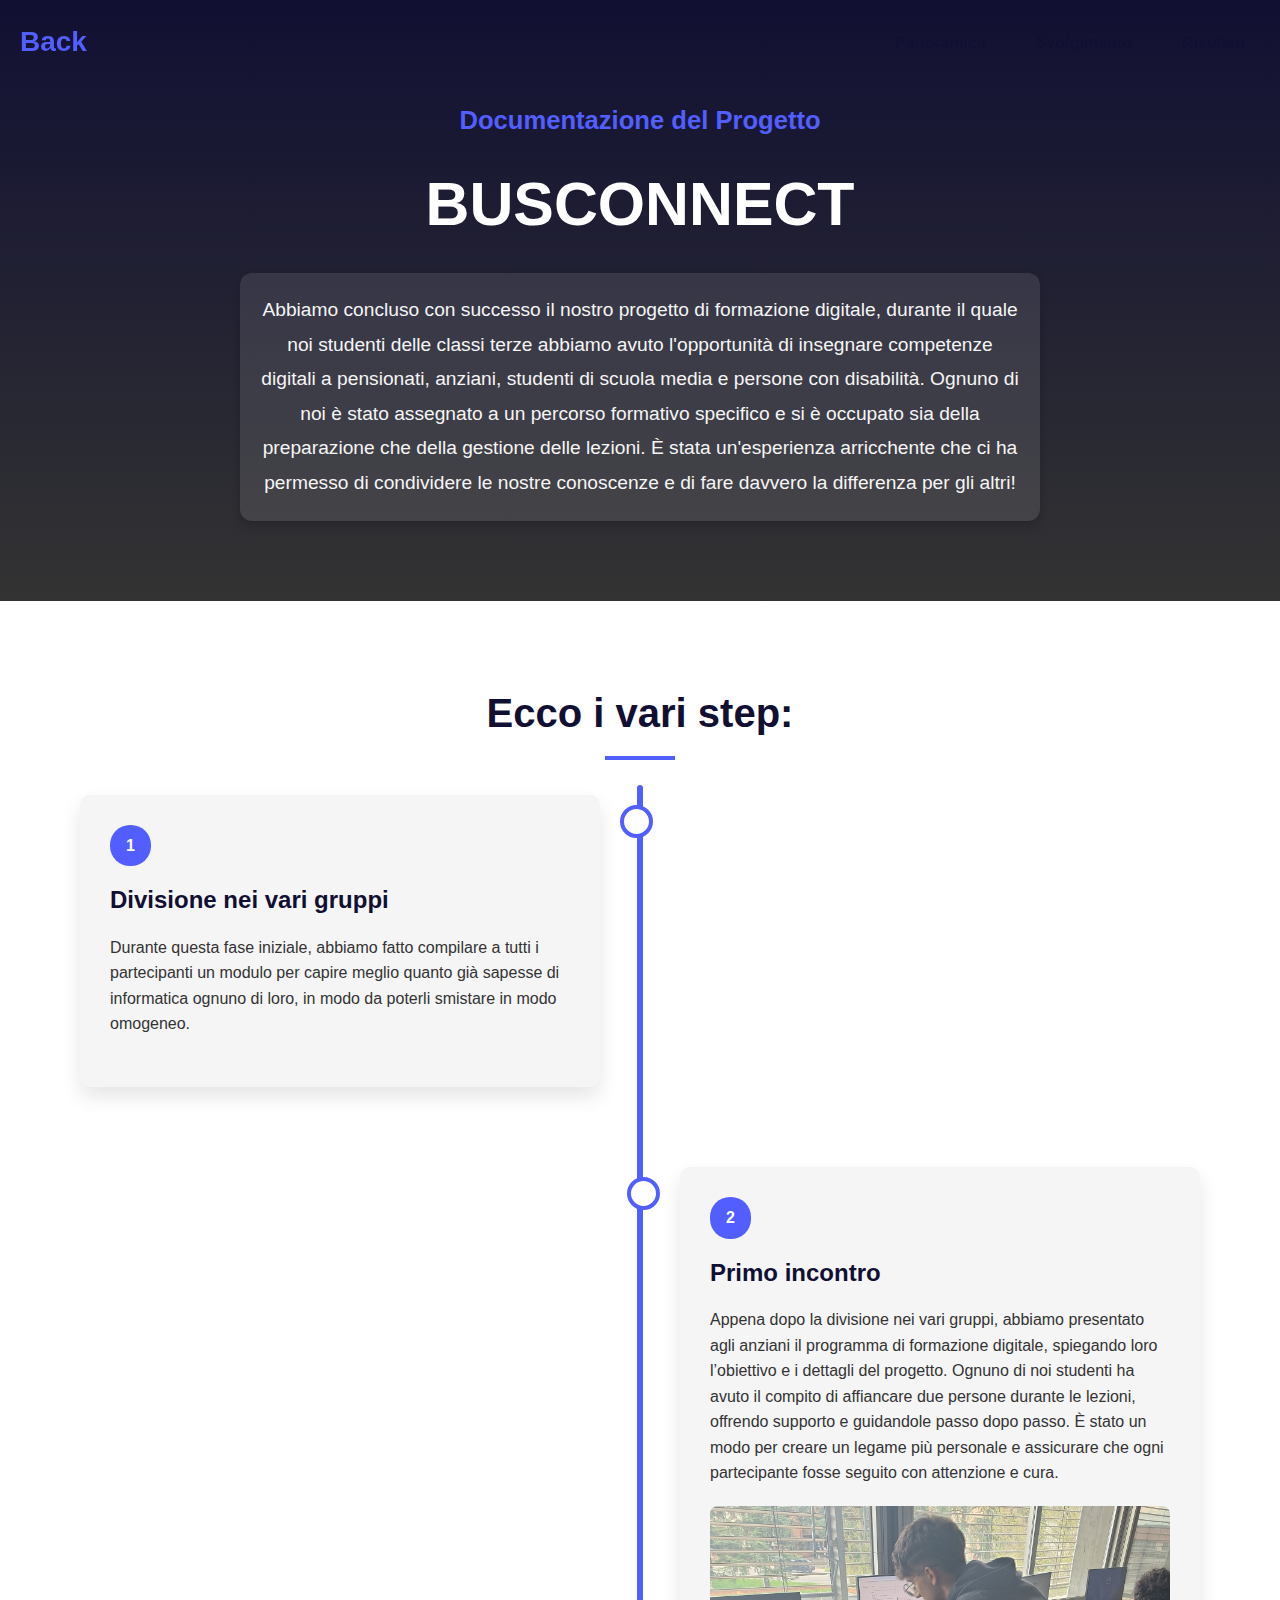
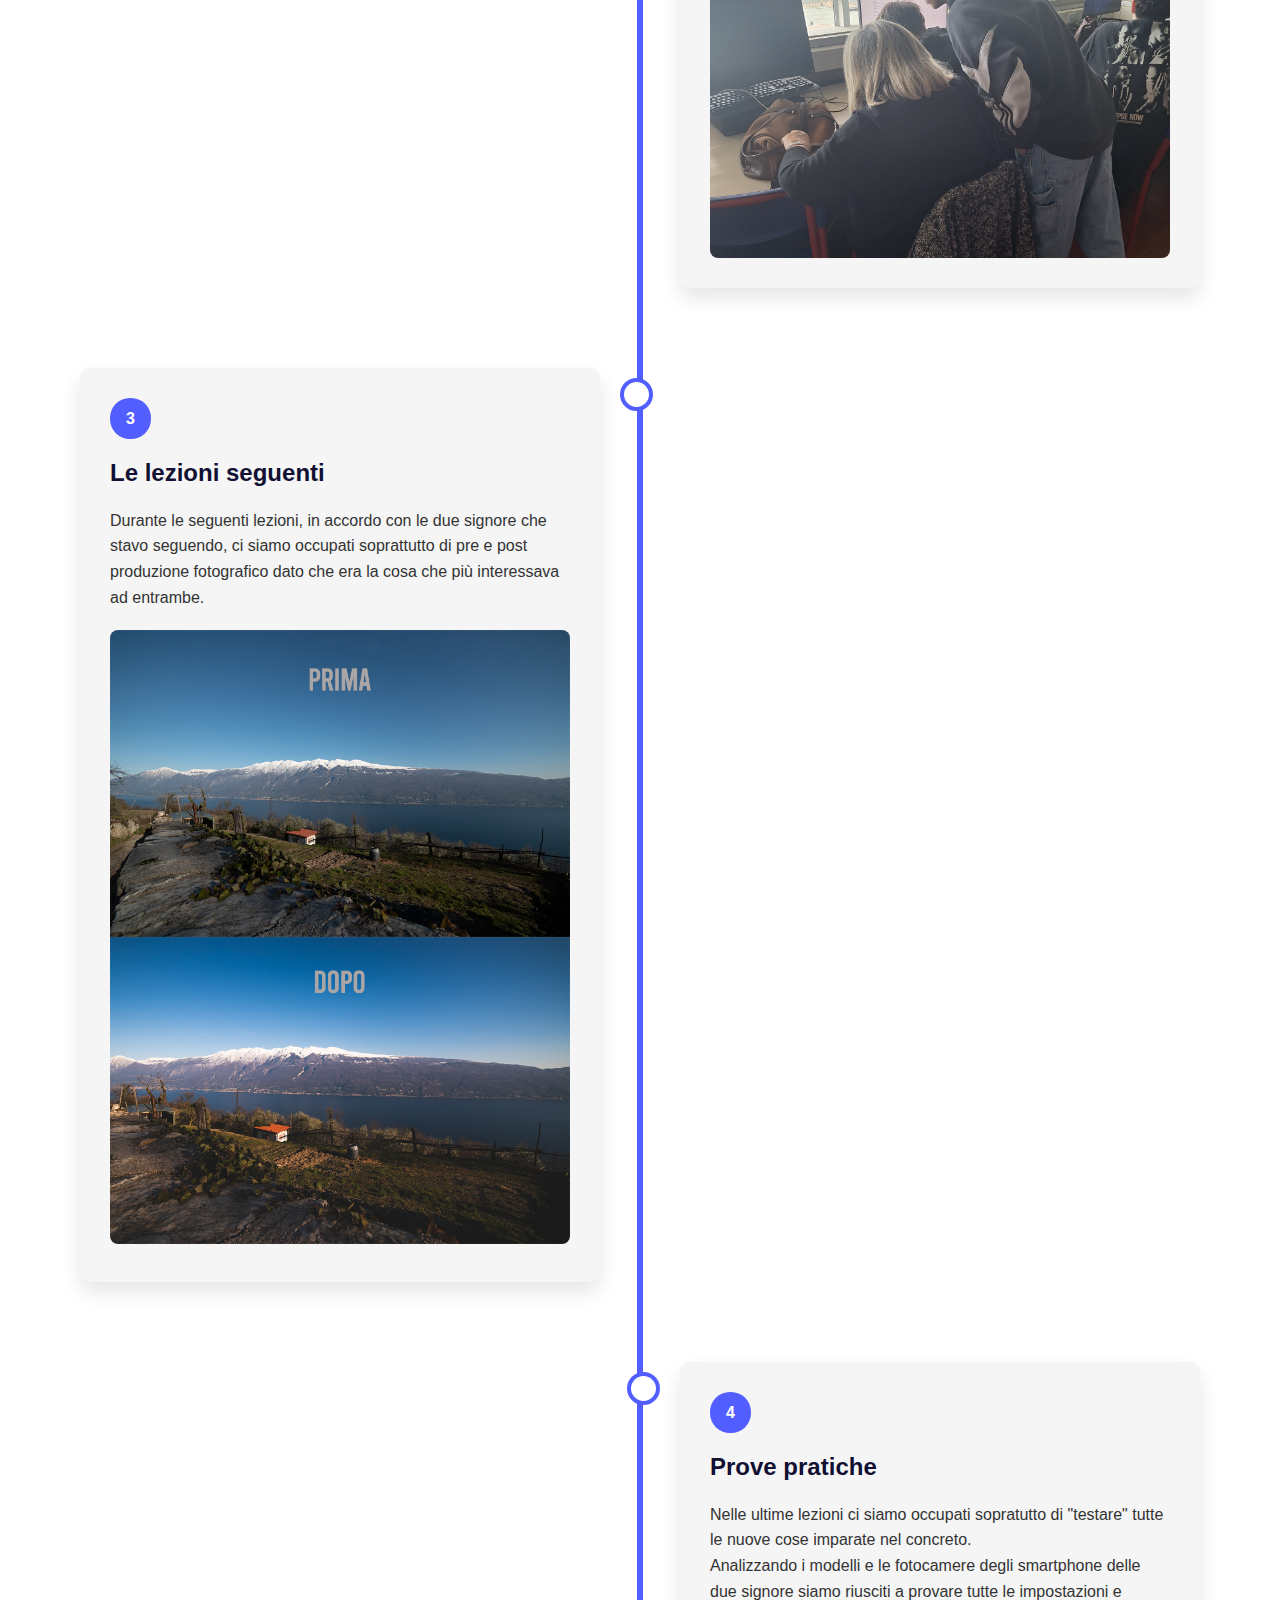
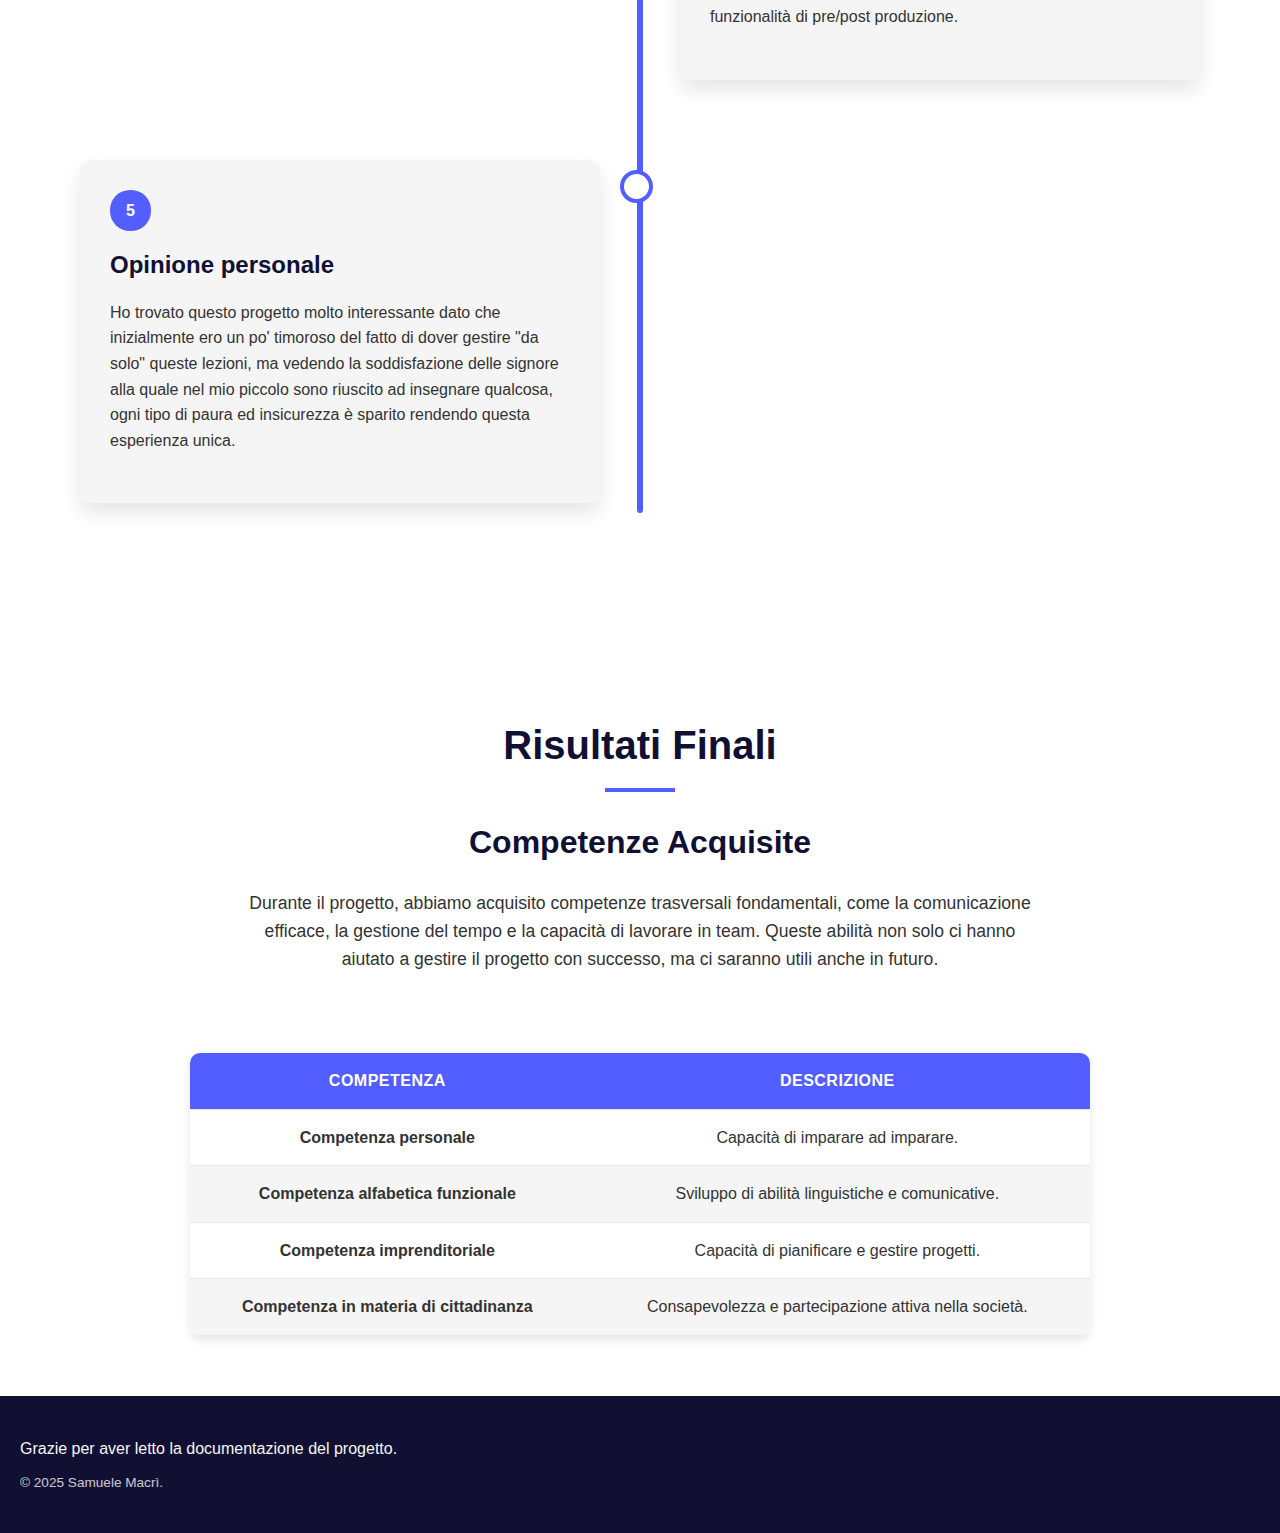
<file: busconnect.html>
<!DOCTYPE html>
<html lang="it">
<head>
    <meta charset="UTF-8">
    <meta name="viewport" content="width=device-width, initial-scale=1.0">
    <title>Progetto BUSCONNECT</title>
    <style>
        * {
            margin: 0;
            padding: 0;
            box-sizing: border-box;
        }
        
        :root {
            --primary: #525eff;
            --secondary: #824dff;
            --dark: #111033;
            --light: #f5f5f5;
            --white: #ffffff;
            --gray: #e6e8e9;
            --text: #333333;
        }
        
        html {
            scroll-behavior: smooth;
        }
        
        body {
            font-family: 'Helvetica Neue', Arial, sans-serif;
            color: var(--text);
            background-color: lightblue;
            line-height: 1.6;
        }
        
        /* Layout Principale */
        .container {
            width: 100%;
            max-width: 1400px;
            margin: 0 auto;
            padding: 0 20px;
        }
        
        .section {
            padding: 100px 0;
            position: relative;
        }
        
        .section-title {
            font-size: 2.5rem;
            font-weight: 800;
            margin-bottom: 40px; /* Ridotto lo spazio sotto il titolo */
            text-align: center;
            color: var(--dark);
            position: relative;
        }
        
        .section-title:after {
            content: '';
            position: absolute;
            bottom: -15px;
            left: 50%;
            transform: translateX(-50%);
            width: 70px;
            height: 4px;
            background: var(--primary);
        }
        
        /* Header e navigazione */
        header {
            background-color: transparent;
            position: fixed;
            width: 100%;
            top: 0;
            left: 0;
            z-index: 1000;
            transition: all 0.3s ease;
        }
        
        header.sticky {
            background-color: var(--white);
            box-shadow: 0 5px 20px rgba(0, 0, 0, 0.1);
        }
        
        .navbar {
            display: flex;
            justify-content: space-between;
            align-items: center;
            padding: 20px 0;
        }
        
        .logo {
            font-size: 28px;
            font-weight: 700;
            color: var(--primary);
            text-decoration: none;
        }
        
        .nav-links {
            display: flex;
            list-style: none;
            gap: 20px;
        }

        .nav-links li {
            margin: 0;
        }

        .nav-links li a {
            text-decoration: none;
            color: var(--dark);
            font-weight: bold;
            padding: 10px 15px;
            display: block;
            position: relative; /* Necessario per la striscia */
            font-size: 1rem; /* Dimensione base */
            transition: color 0.3s ease;
        }

        .nav-links li a:after {
            content: '';
            position: absolute;
            bottom: 0;
            left: 0;
            width: 0;
            height: 2px;
            background-color: var(--primary);
            transition: width 0.3s ease;
        }

        .nav-links li a:hover {
            color: var(--primary);
        }

        .nav-links li a:hover:after {
            width: 100%; /* Mostra la striscia sotto */
        }

        @media (max-width: 768px) {
            .nav-links {
                flex-wrap: wrap; /* Permette di andare a capo se necessario */
                justify-content: center;
                gap: 10px;
            }

            .nav-links li a {
                font-size: 0.9rem; /* Rimpicciolisce il testo */
                padding: 8px 10px; /* Riduce il padding */
            }
        }

        @media (max-width: 480px) {
            .nav-links li a {
                font-size: 0.8rem; /* Ulteriore riduzione del testo */
                padding: 6px 8px; /* Ulteriore riduzione del padding */
            }
        }
        
        /* Hero section */
        .hero {
            background: linear-gradient(to bottom, var(--dark), #333);
            color: var(--white);
            padding-bottom: 40px; /* Ridotto lo spazio extra sotto */
        }
        
        .hero-content {
            width: 100%;
            text-align: center;
            position: relative;
            z-index: 1;
            padding-top: 100px; /* Spazio sopra per il menu */
        }
        
        @media (max-width: 768px) {
            .hero {
                padding-bottom: 50px; /* Spazio leggermente maggiore per dispositivi mobili */
            }
            
            .hero-content {
                padding-top: 120px; /* Spazio maggiore sopra per dispositivi mobili */
            }
        }
        
        .hero-tagline {
            color: var(--primary);
            font-size: 1.6rem;
            font-weight: 600;
            margin-bottom: 15px;
        }
        
        .hero-name {
            font-size: 3.8rem;
            font-weight: 800;
            margin-bottom: 20px;
            color: var(--white);
        }
        
        .hero-description {
            font-size: 1.2rem;
            color: var(--light);
            margin-bottom: 40px;
            max-width: 800px;
            margin-left: auto;
            margin-right: auto;
            padding: 20px; /* Aggiunto padding per spazio interno */
            background-color: rgba(255, 255, 255, 0.1); /* Sfondo semi-trasparente */
            border-radius: 12px; /* Angoli arrotondati */
            box-shadow: 0 4px 10px rgba(0, 0, 0, 0.2); /* Ombra per effetto rilievo */
            line-height: 1.8; /* Migliora la leggibilità */
        }

        .hero-description:hover {
            background-color: rgba(255, 255, 255, 0.2); /* Cambia colore al passaggio del cursore */
            box-shadow: 0 6px 15px rgba(0, 0, 0, 0.3); /* Aumenta l'ombra */
            transition: all 0.3s ease-in-out; /* Transizione fluida */
        }
        
        /* Project Documentation */
        .project-documentation {
            background-color: var(--white);
            padding: 80px 0;
        }
        
        .timeline {
            position: relative;
            max-width: 1200px;
            margin: 0 auto;
        }
        
        .timeline::after {
            content: '';
            position: absolute;
            width: 6px;
            background-color: var(--primary);
            top: 0;
            bottom: 0;
            left: 50%;
            margin-left: -3px;
            border-radius: 3px;
        }
        
        .timeline-item {
            padding: 10px 40px;
            position: relative;
            width: 50%;
            margin-bottom: 60px;
        }
        
        .timeline-item::after {
            content: '';
            position: absolute;
            width: 25px;
            height: 25px;
            right: -13px;
            background-color: var(--white);
            border: 4px solid var(--primary);
            top: 20px;
            border-radius: 50%;
            z-index: 1;
        }
        
        .left {
            left: 0;
        }
        
        .right {
            left: 50%;
        }
        
        .right::after {
            left: -13px;
        }
        
        .timeline-content {
            padding: 30px;
            background-color: var(--light);
            position: relative;
            border-radius: 10px;
            box-shadow: 0 10px 20px rgba(0, 0, 0, 0.1);
            transition: all 0.3s ease;
        }
        
        .timeline-content:hover {
            background-color: var(--primary);
            color: var(--white);
            transform: translateY(-10px);
            box-shadow: 0 15px 30px rgba(0, 0, 0, 0.2);
        }
        
        .timeline-date {
            display: inline-block;
            background-color: var(--primary);
            color: var(--white);
            padding: 8px 16px;
            border-radius: 20px;
            font-weight: 600;
            margin-bottom: 15px;
        }
        
        .timeline-title {
            font-size: 1.5rem;
            font-weight: 700;
            margin-bottom: 15px;
            color: var(--dark);
        }
        
        .timeline-description {
            margin-bottom: 20px;
            color: var(--text);
        }
        
        .timeline-image {
            width: 100%;
            border-radius: 8px;
            margin-top: 15px;
            box-shadow: 0 5px 15px rgba(0, 0, 0, 0.1);
        }
        
        .image-container {
            margin-top: 20px;
            display: grid;
            grid-template-columns: repeat(auto-fit, minmax(200px, 1fr));
            gap: 15px;
        }
        
        .gallery-image {
            width: 100%;
            height: auto; /* Ensure the image maintains its aspect ratio */
            object-fit: contain; /* Ensure the entire image is visible */
            border-radius: 8px;
            transition: transform 0.3s ease;
            cursor: pointer;
        }
        
        .gallery-image:hover {
            transform: scale(1.05);
        }
        
        /* Results Section */
        .results {
            background-color: var(--white);
            padding: 60px 0; /* Ridotto lo spazio sopra e sotto */
        }
        
        .results-content {
            display: flex;
            flex-direction: column;
            align-items: center;
        }
        
        .final-image {
            max-width: 100%;
            height: auto;
            border-radius: 10px;
            box-shadow: 0 20px 40px rgba(0, 0, 0, 0.1);
            margin-bottom: 40px;
        }
        
        .results-text {
            max-width: 800px;
            text-align: center;
        }
        
        .results-title {
            font-size: 2rem;
            font-weight: 700;
            margin-bottom: 20px;
            color: var(--dark);
        }
        
        .results-description {
            font-size: 1.1rem;
            color: var(--text);
            margin-bottom: 30px;
        }

        table {
            width: 100%;
            border-collapse: collapse;
            margin-top: 20px;
            border-radius: 10px;
            overflow: hidden;
            box-shadow: 0 4px 10px rgba(0, 0, 0, 0.1);
            background: linear-gradient(to bottom, var(--light), var(--white));
        }

        thead tr {
            background-color: var(--primary);
            color: var(--white);
        }

        th, td {
            padding: 15px;
            text-align: center;
            border-bottom: 1px solid var(--gray); /* Linea di separazione */
        }

        tbody tr:nth-child(even) {
            background-color: var(--light); /* Riga pari con sfondo chiaro */
        }

        tbody tr:nth-child(odd) {
            background-color: var(--white); /* Riga dispari con sfondo bianco */
        }

        tbody tr:hover {
            background-color: rgba(82, 94, 255, 0.1); /* Evidenzia riga al passaggio del cursore */
            transition: background-color 0.3s ease;
        }

        th {
            font-weight: bold;
            text-transform: uppercase;
            letter-spacing: 0.5px;
        }

        td {
            font-size: 1rem;
            color: var(--text);
        }

        /* Footer improvements */
        footer {
            background: var(--dark);
            color: var(--light);
            padding: 40px 0;
        }

        .footer-text {
            font-size: 1rem;
            margin-bottom: 10px;
        }

        .footer-copyright {
            font-size: 0.85rem;
            opacity: 0.8;
        }

        /* Add subtle animations */
        .fade-in {
            animation: fadeIn 1s ease-in-out;
        }

        @keyframes fadeIn {
            from {
                opacity: 0;
                transform: translateY(20px);
            }
            to {
                opacity: 1;
                transform: translateY(0);
            }
        }

        .timeline-item, .results-content {
            animation: fadeIn 1s ease-in-out;
        }

        /* Media Queries */
        @media screen and (max-width: 1100px) {
            .hero-name {
                font-size: 3.2rem;
            }
        }
        
        @media screen and (max-width: 768px) {
            .section {
                padding: 70px 0;
            }
            
            .hero-content {
                text-align: center;
            }
            
            .hero-description {
                margin: 0 auto 40px;
            }
            
            .timeline::after {
                left: 31px;
            }
            
            .timeline-item {
                width: 100%;
                padding-left: 70px;
                padding-right: 25px;
            }
            
            .timeline-item::after {
                left: 18px;
            }
            
            .right {
                left: 0%;
            }
        }
    </style>
</head>
<body>
    <!-- Preloader -->
    <div class="preloader">
        <div class="loader"></div>
    </div>

    <!-- Header -->
    <header>
        <div class="container">
            <nav class="navbar">
                <a href="index.html" class="logo">Back</a>
                <ul class="nav-links">
                    <li><a href="#overview">Panoramica</a></li>
                    <li><a href="#process">Svolgimento</a></li>
                    <li><a href="#results">Risultati</a></li>
                </ul>
            </nav>
        </div>
    </header>

    <!-- Hero Section -->
    <section id="overview" class="hero fade-in">
        <div class="container">
            <div class="hero-content">
                <p class="hero-tagline">Documentazione del Progetto</p>
                <h1 class="hero-name">BUSCONNECT</h1>
                <p class="hero-description">
                    Abbiamo concluso con successo il nostro progetto di formazione digitale, durante il quale noi studenti delle classi terze abbiamo avuto l'opportunità di insegnare competenze digitali a pensionati, anziani, studenti di scuola media e persone con disabilità. Ognuno di noi è stato assegnato a un percorso formativo specifico e si è occupato sia della preparazione che della gestione delle lezioni. È stata un'esperienza arricchente che ci ha permesso di condividere le nostre conoscenze e di fare davvero la differenza per gli altri!
                </p>
            </div>
        </div>
    </section>

    <!-- Project Documentation Timeline -->
    <section id="process" class="project-documentation">
        <div class="container">
            <h2 class="section-title">Ecco i vari step:</h2>
            <div class="timeline">
                <!-- Fase 1 -->
                <div class="timeline-item left">
                    <div class="timeline-content">
                        <span class="timeline-date">1</span>
                        <h3 class="timeline-title">Divisione nei vari gruppi</h3>
                        <p class="timeline-description">Durante questa fase iniziale, abbiamo fatto compilare a tutti i partecipanti un modulo per capire meglio quanto già sapesse di informatica ognuno di loro, in modo da poterli smistare in modo omogeneo. </p>    
                    </div>
                </div>
                
                <!-- Fase 2 -->
                <div class="timeline-item right">
                    <div class="timeline-content">
                        <span class="timeline-date">2</span>
                        <h3 class="timeline-title">Primo incontro</h3>
                        <p class="timeline-description">Appena dopo la divisione nei vari gruppi, abbiamo presentato agli anziani il programma di formazione digitale, spiegando loro l’obiettivo e i dettagli del progetto. Ognuno di noi studenti ha avuto il compito di affiancare due persone durante le lezioni, offrendo supporto e guidandole passo dopo passo. È stato un modo per creare un legame più personale e assicurare che ogni partecipante fosse seguito con attenzione e cura.</p>
                        <div class="image-container">
                            <img src="img/bc1.jpg" alt="Materiale 1" class="gallery-image">
                            
                        </div>
                    </div>
                </div>
                
                <!-- Fase 3 -->
                <div class="timeline-item left">
                    <div class="timeline-content">
                        <span class="timeline-date">3</span>
                        <h3 class="timeline-title">Le lezioni seguenti</h3>
                        <p class="timeline-description">Durante le seguenti lezioni, in accordo con le due signore che stavo seguendo, ci siamo occupati soprattutto di pre e post produzione  fotografico dato che era la cosa che più interessava ad entrambe.</p>
                        <img src="img/bc2.jpg" alt="Materiale 1" class="gallery-image">
                    </div>
                </div>
                
                <!-- Fase 4 -->
                <div class="timeline-item right">
                    <div class="timeline-content">
                        <span class="timeline-date">4</span>
                        <h3 class="timeline-title">Prove pratiche</h3>
                        <p class="timeline-description">Nelle ultime lezioni ci siamo occupati sopratutto di "testare" tutte le nuove cose imparate nel concreto. <br> Analizzando i modelli e le fotocamere degli smartphone delle due signore siamo riusciti a provare tutte le impostazioni e funzionalità di pre/post produzione. </p>
                        <div class="image-container">                            
                        </div>
                    </div>
                </div>
                
                <!-- Fase 5 -->
                <div class="timeline-item left">
                    <div class="timeline-content">
                        <span class="timeline-date">5</span>
                        <h3 class="timeline-title">Opinione personale</h3>
                        <p class="timeline-description">Ho trovato questo progetto molto interessante dato che inizialmente ero un po' timoroso del fatto di dover gestire "da solo" queste lezioni, ma vedendo la soddisfazione delle signore alla quale nel mio piccolo sono riuscito ad insegnare qualcosa, ogni tipo di paura ed insicurezza è sparito rendendo questa esperienza unica.</p>
                        
                    </div>
                </div>
            </div>
        </div>
    </section>

    <!-- Results Section -->
    <section id="results" class="results">
        <div class="container">
            <h2 class="section-title">Risultati Finali</h2>
            <div class="results-content" style="display: flex; flex-direction: column; align-items: center; gap: 30px;">
                <div class="results-text" style="text-align: center; max-width: 800px;">
                    <h3 class="results-title" style="margin-bottom: 20px;">Competenze Acquisite</h3>
                    <p class="results-description" style="margin-bottom: 30px;">Durante il progetto, abbiamo acquisito competenze trasversali fondamentali, come la comunicazione efficace, la gestione del tempo e la capacità di lavorare in team. Queste abilità non solo ci hanno aiutato a gestire il progetto con successo, ma ci saranno utili anche in futuro.</p>
                </div>
                <div style="width: 100%; max-width: 900px;">
                    <table>
                        <thead>
                            <tr>
                                <th>Competenza</th>
                                <th>Descrizione</th>
                            </tr>
                        </thead>
                        <tbody>
                            <tr>
                                <td><strong>Competenza personale</strong></td>
                                <td>Capacità di imparare ad imparare.</td>
                            </tr>
                            <tr>
                                <td><strong>Competenza alfabetica funzionale</strong></td>
                                <td>Sviluppo di abilità linguistiche e comunicative.</td>
                            </tr>
                            <tr>
                                <td><strong>Competenza imprenditoriale</strong></td>
                                <td>Capacità di pianificare e gestire progetti.</td>
                            </tr>
                            <tr>
                                <td><strong>Competenza in materia di cittadinanza</strong></td>
                                <td>Consapevolezza e partecipazione attiva nella società.</td>
                            </tr>
                        </tbody>
                    </table>
                </div>
            </div>
        </div>
    </section>

    <!-- Footer -->
    <footer>
        <div class="container">
            <p class="footer-text">Grazie per aver letto la documentazione del progetto.</p>
            <p class="footer-copyright">© 2025 Samuele Macrì.</p>
        </div>
    </footer>

    <!-- JavaScript -->
    <script>
        // Preloader
        window.addEventListener('load', function() {
            const preloader = document.querySelector('.preloader');
            preloader.classList.add('fade-out');
            setTimeout(function() {
                preloader.style.display = 'none';
            }, 500);
        });

        // Header sticky
        window.addEventListener('scroll', function() {
            const header = document.querySelector('header');
            header.classList.toggle('sticky', window.scrollY > 50);
        });

        // Smooth scrolling for navigation links
        document.querySelectorAll('a[href^="#"]').forEach(anchor => {
            anchor.addEventListener('click', function(e) {
                e.preventDefault();
                document.querySelector(this.getAttribute('href')).scrollIntoView({
                    behavior: 'smooth'
                });
            });
        });
    </script>
</body>
</html>
</file>
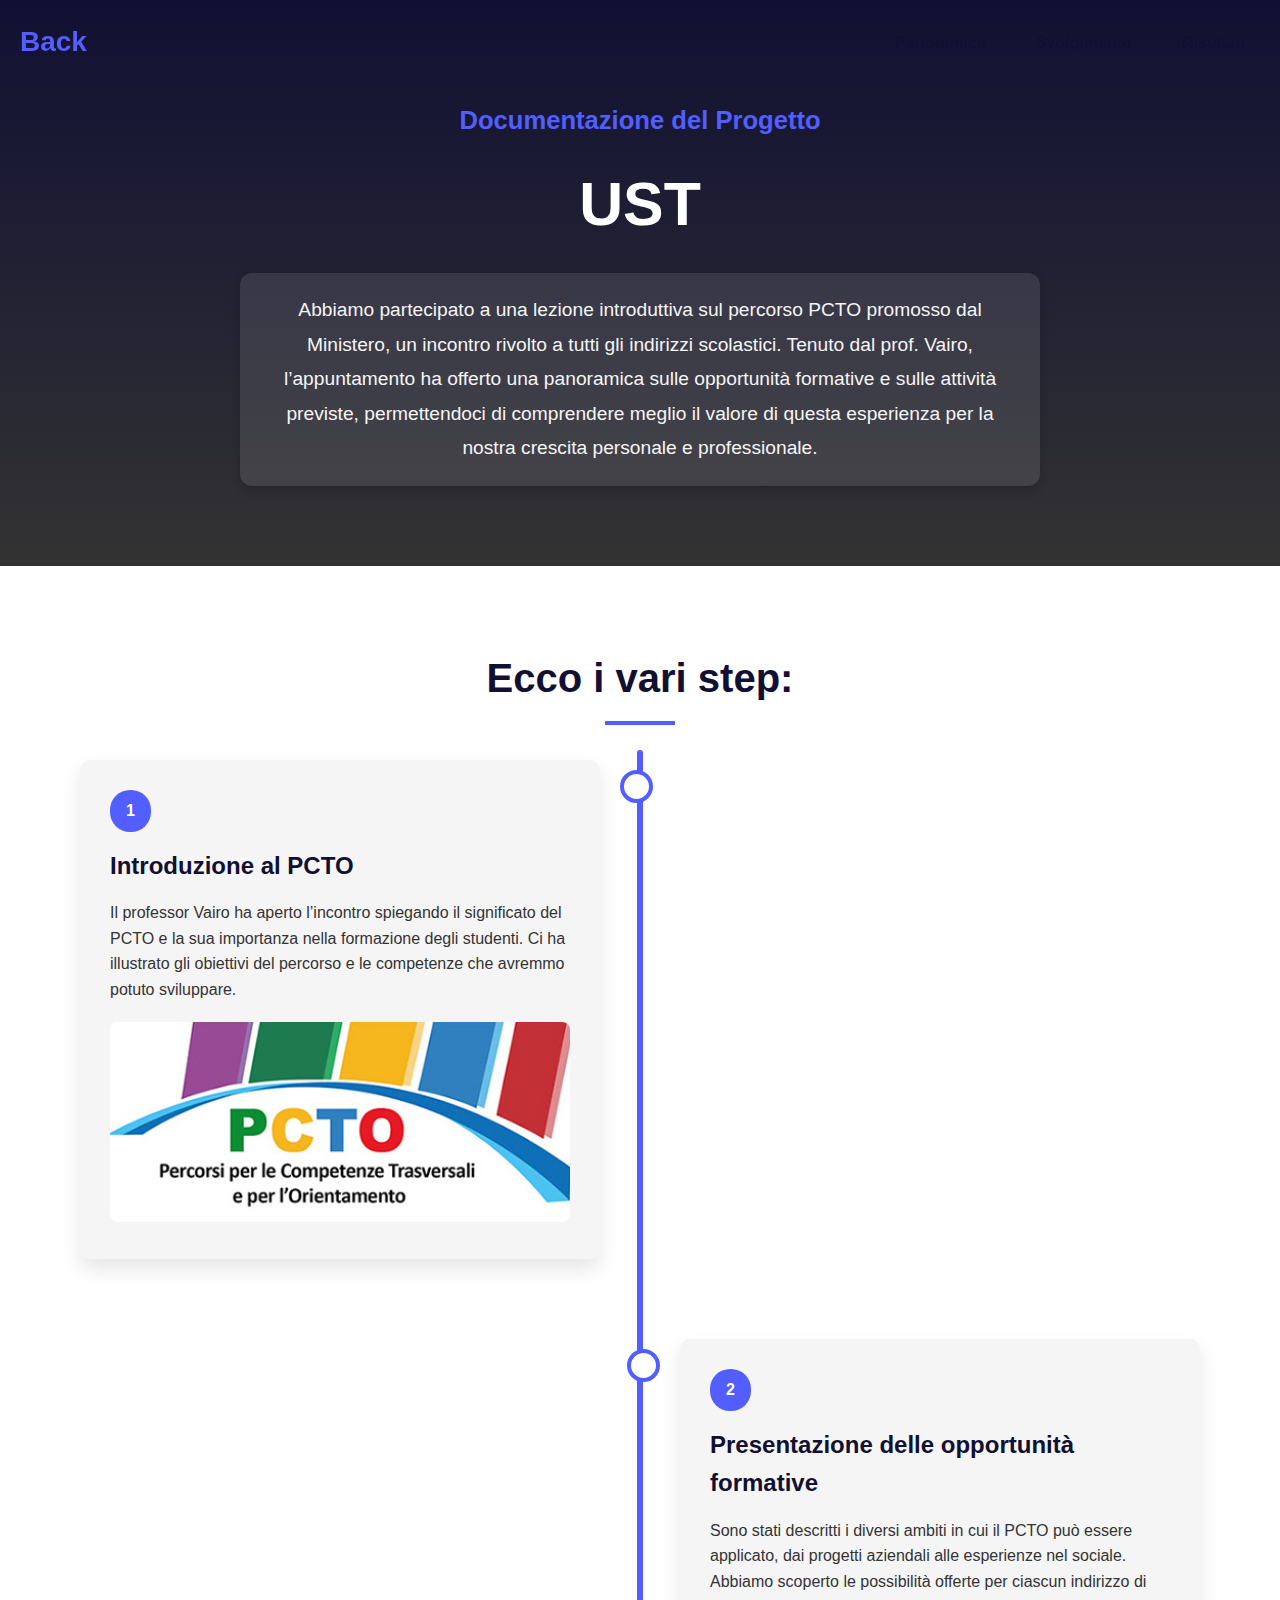
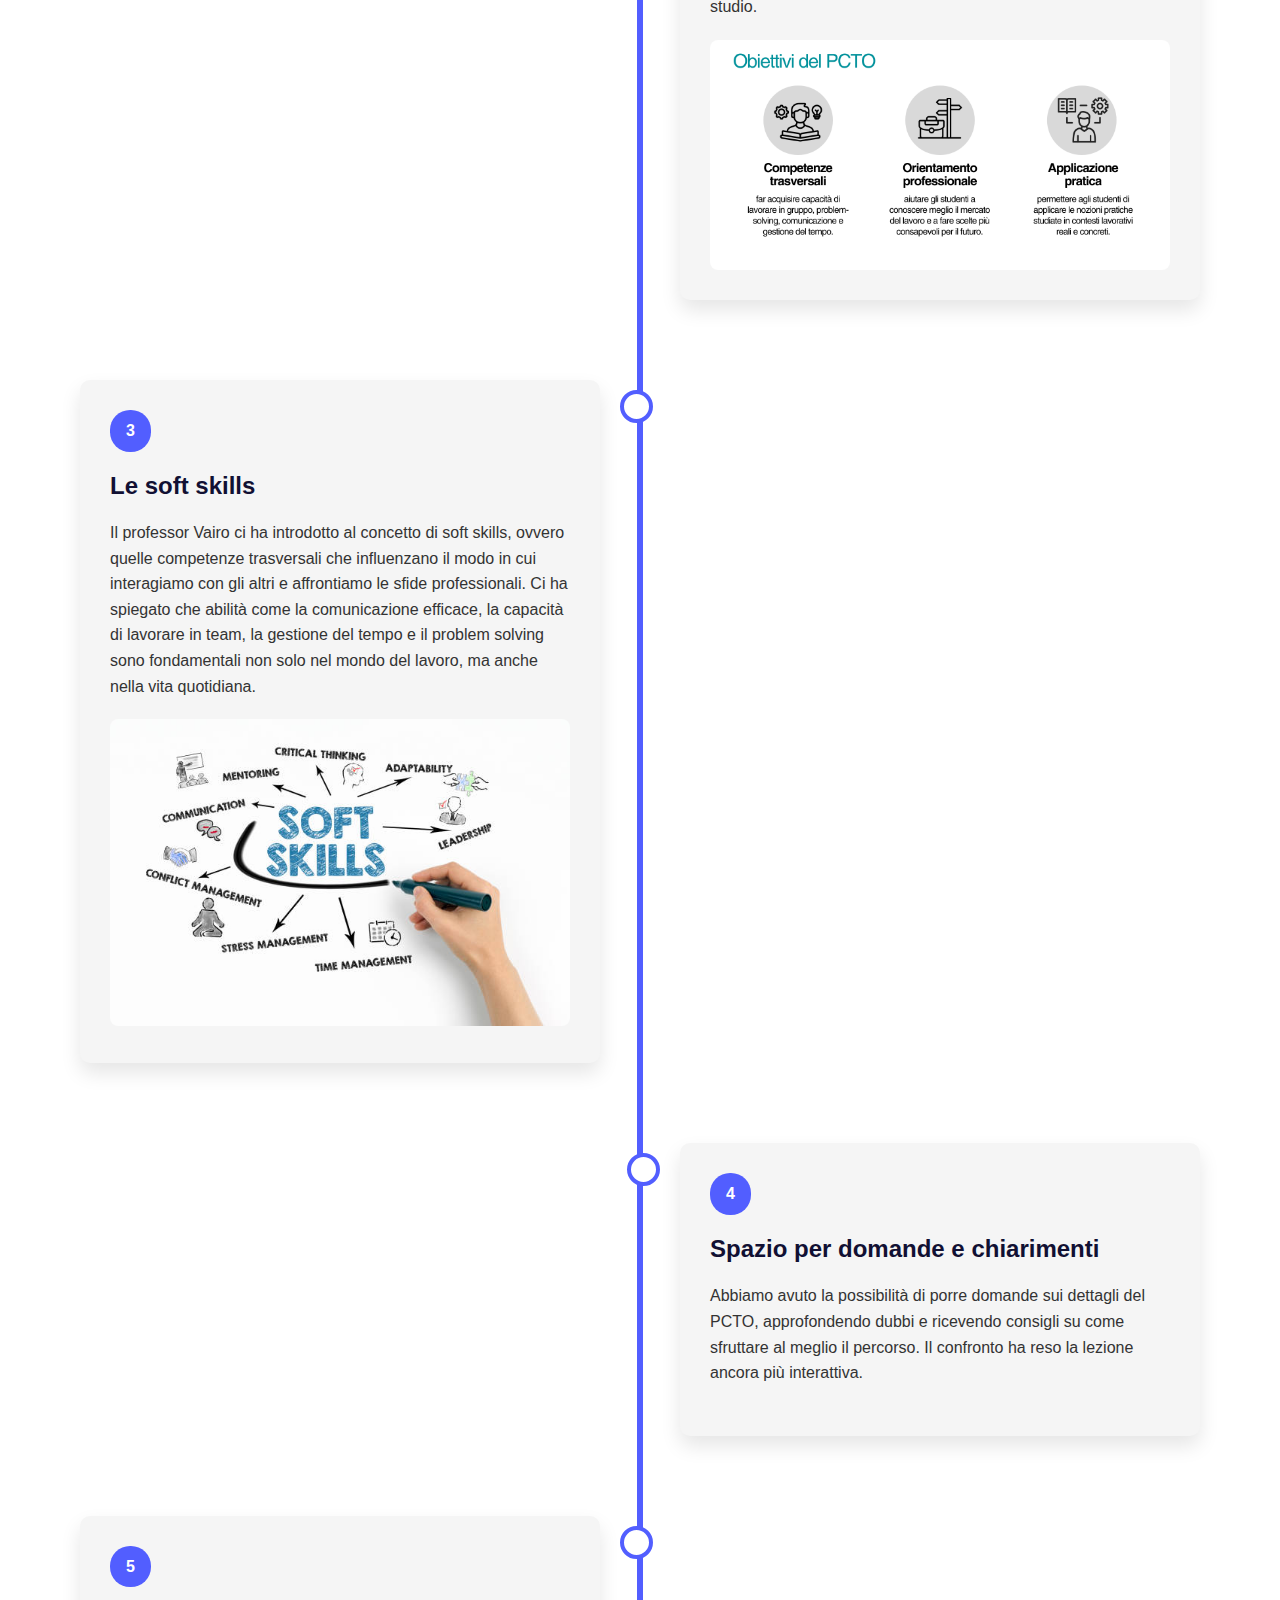
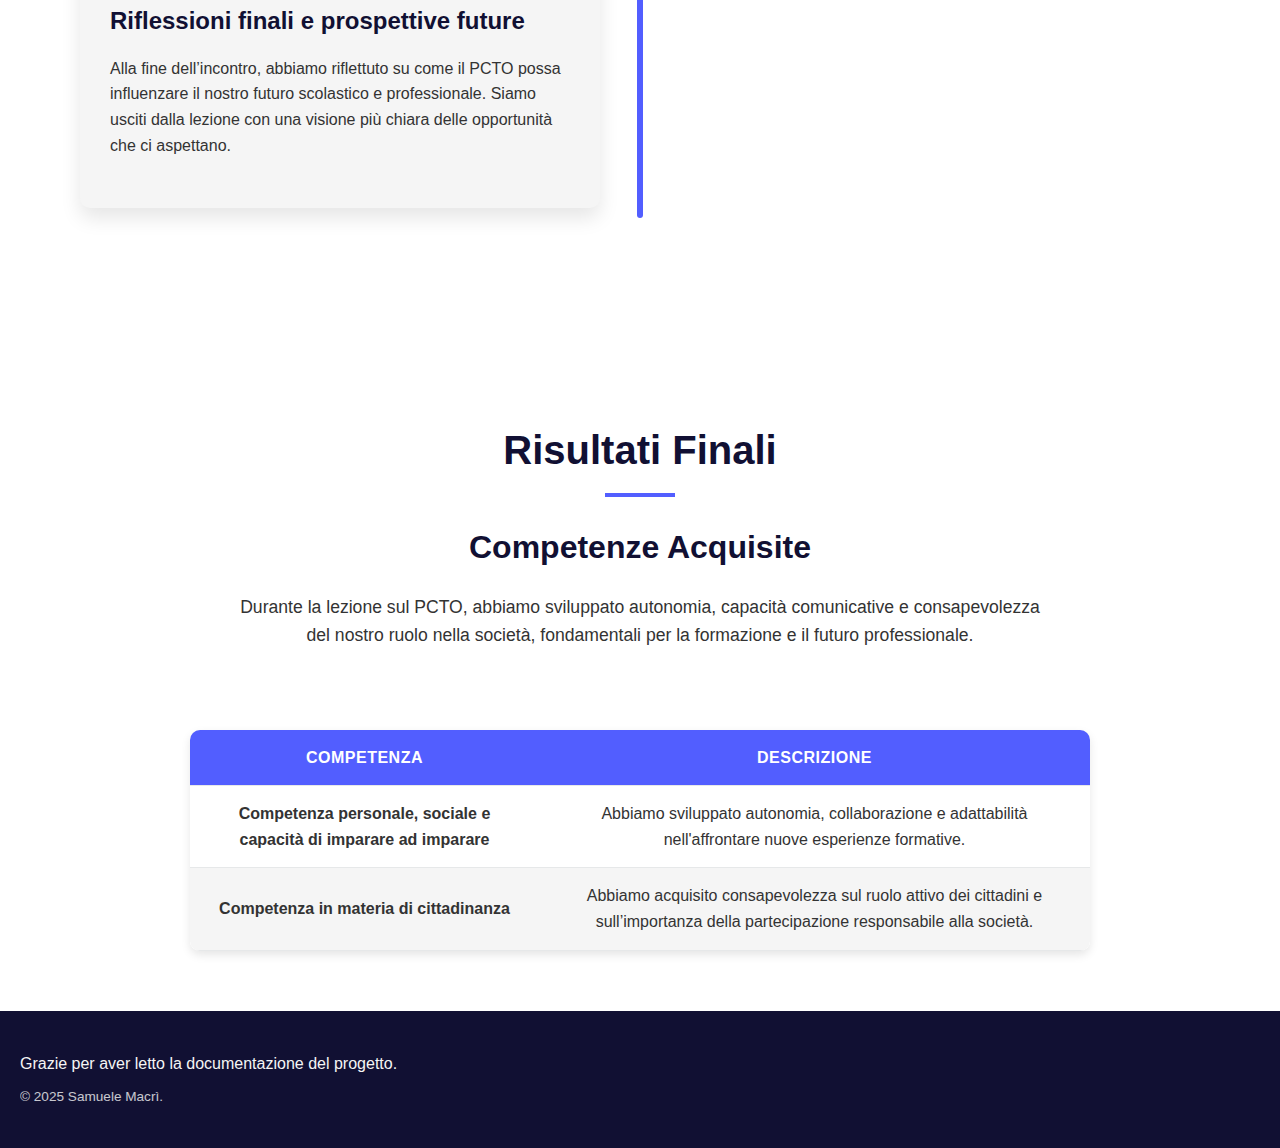
<file: ust.html>
<!DOCTYPE html>
<html lang="it">
<head>
    <meta charset="UTF-8">
    <meta name="viewport" content="width=device-width, initial-scale=1.0">
    <title>Progetto UST</title>
    <style>
        * {
            margin: 0;
            padding: 0;
            box-sizing: border-box;
        }
        
        :root {
            --primary: #525eff;
            --secondary: #824dff;
            --dark: #111033;
            --light: #f5f5f5;
            --white: #ffffff;
            --gray: #e6e8e9;
            --text: #333333;
        }
        
        html {
            scroll-behavior: smooth;
        }
        
        body {
            font-family: 'Helvetica Neue', Arial, sans-serif;
            color: var(--text);
            background-color: lightblue;
            line-height: 1.6;
        }
        
        /* Layout Principale */
        .container {
            width: 100%;
            max-width: 1400px;
            margin: 0 auto;
            padding: 0 20px;
        }
        
        .section {
            padding: 100px 0;
            position: relative;
        }
        
        .section-title {
            font-size: 2.5rem;
            font-weight: 800;
            margin-bottom: 40px; /* Ridotto lo spazio sotto il titolo */
            text-align: center;
            color: var(--dark);
            position: relative;
        }
        
        .section-title:after {
            content: '';
            position: absolute;
            bottom: -15px;
            left: 50%;
            transform: translateX(-50%);
            width: 70px;
            height: 4px;
            background: var(--primary);
        }
        
        /* Header e navigazione */
        header {
            background-color: transparent;
            position: fixed;
            width: 100%;
            top: 0;
            left: 0;
            z-index: 1000;
            transition: all 0.3s ease;
        }
        
        header.sticky {
            background-color: var(--white);
            box-shadow: 0 5px 20px rgba(0, 0, 0, 0.1);
        }
        
        .navbar {
            display: flex;
            justify-content: space-between;
            align-items: center;
            padding: 20px 0;
        }
        
        .logo {
            font-size: 28px;
            font-weight: 700;
            color: var(--primary);
            text-decoration: none;
        }
        
        .nav-links {
            display: flex;
            list-style: none;
            gap: 20px;
        }

        .nav-links li {
            margin: 0;
        }

        .nav-links li a {
            text-decoration: none;
            color: var(--dark);
            font-weight: bold;
            padding: 10px 15px;
            display: block;
            position: relative; /* Necessario per la striscia */
            font-size: 1rem; /* Dimensione base */
            transition: color 0.3s ease;
        }

        .nav-links li a:after {
            content: '';
            position: absolute;
            bottom: 0;
            left: 0;
            width: 0;
            height: 2px;
            background-color: var(--primary);
            transition: width 0.3s ease;
        }

        .nav-links li a:hover {
            color: var(--primary);
        }

        .nav-links li a:hover:after {
            width: 100%; /* Mostra la striscia sotto */
        }

        @media (max-width: 768px) {
            .nav-links {
                flex-wrap: wrap; /* Permette di andare a capo se necessario */
                justify-content: center;
                gap: 10px;
            }

            .nav-links li a {
                font-size: 0.9rem; /* Rimpicciolisce il testo */
                padding: 8px 10px; /* Riduce il padding */
            }
        }

        @media (max-width: 480px) {
            .nav-links li a {
                font-size: 0.8rem; /* Ulteriore riduzione del testo */
                padding: 6px 8px; /* Ulteriore riduzione del padding */
            }
        }
        
        /* Hero section */
        .hero {
            background: linear-gradient(to bottom, var(--dark), #333);
            color: var(--white);
            padding-bottom: 40px; /* Ridotto lo spazio extra sotto */
        }
        
        .hero-content {
            width: 100%;
            text-align: center;
            position: relative;
            z-index: 1;
            padding-top: 100px; /* Spazio sopra per il menu */
        }
        
        @media (max-width: 768px) {
            .hero {
                padding-bottom: 50px; /* Spazio leggermente maggiore per dispositivi mobili */
            }
            
            .hero-content {
                padding-top: 120px; /* Spazio maggiore sopra per dispositivi mobili */
            }
        }
        
        .hero-tagline {
            color: var(--primary);
            font-size: 1.6rem;
            font-weight: 600;
            margin-bottom: 15px;
        }
        
        .hero-name {
            font-size: 3.8rem;
            font-weight: 800;
            margin-bottom: 20px;
            color: var(--white);
        }
        
        .hero-description {
            font-size: 1.2rem;
            color: var(--light);
            margin-bottom: 40px;
            max-width: 800px;
            margin-left: auto;
            margin-right: auto;
            padding: 20px; /* Aggiunto padding per spazio interno */
            background-color: rgba(255, 255, 255, 0.1); /* Sfondo semi-trasparente */
            border-radius: 12px; /* Angoli arrotondati */
            box-shadow: 0 4px 10px rgba(0, 0, 0, 0.2); /* Ombra per effetto rilievo */
            line-height: 1.8; /* Migliora la leggibilità */
        }

        .hero-description:hover {
            background-color: rgba(255, 255, 255, 0.2); /* Cambia colore al passaggio del cursore */
            box-shadow: 0 6px 15px rgba(0, 0, 0, 0.3); /* Aumenta l'ombra */
            transition: all 0.3s ease-in-out; /* Transizione fluida */
        }
        
        /* Project Documentation */
        .project-documentation {
            background-color: var(--white);
            padding: 80px 0;
        }
        
        .timeline {
            position: relative;
            max-width: 1200px;
            margin: 0 auto;
        }
        
        .timeline::after {
            content: '';
            position: absolute;
            width: 6px;
            background-color: var(--primary);
            top: 0;
            bottom: 0;
            left: 50%;
            margin-left: -3px;
            border-radius: 3px;
        }
        
        .timeline-item {
            padding: 10px 40px;
            position: relative;
            width: 50%;
            margin-bottom: 60px;
        }
        
        .timeline-item::after {
            content: '';
            position: absolute;
            width: 25px;
            height: 25px;
            right: -13px;
            background-color: var(--white);
            border: 4px solid var(--primary);
            top: 20px;
            border-radius: 50%;
            z-index: 1;
        }
        
        .left {
            left: 0;
        }
        
        .right {
            left: 50%;
        }
        
        .right::after {
            left: -13px;
        }
        
        .timeline-content {
            padding: 30px;
            background-color: var(--light);
            position: relative;
            border-radius: 10px;
            box-shadow: 0 10px 20px rgba(0, 0, 0, 0.1);
            transition: all 0.3s ease;
        }
        
        .timeline-content:hover {
            background-color: var(--primary);
            color: var(--white);
            transform: translateY(-10px);
            box-shadow: 0 15px 30px rgba(0, 0, 0, 0.2);
        }
        
        .timeline-date {
            display: inline-block;
            background-color: var(--primary);
            color: var(--white);
            padding: 8px 16px;
            border-radius: 20px;
            font-weight: 600;
            margin-bottom: 15px;
        }
        
        .timeline-title {
            font-size: 1.5rem;
            font-weight: 700;
            margin-bottom: 15px;
            color: var(--dark);
        }
        
        .timeline-description {
            margin-bottom: 20px;
            color: var(--text);
        }
        
        .timeline-image {
            width: 100%;
            border-radius: 8px;
            margin-top: 15px;
            box-shadow: 0 5px 15px rgba(0, 0, 0, 0.1);
        }
        
        .image-container {
            margin-top: 20px;
            display: grid;
            grid-template-columns: repeat(auto-fit, minmax(200px, 1fr));
            gap: 15px;
        }
        
        .gallery-image {
            width: 100%;
            height: auto; /* Ensure the image maintains its aspect ratio */
            object-fit: contain; /* Ensure the entire image is visible */
            border-radius: 8px;
            transition: transform 0.3s ease;
            cursor: pointer;
        }
        
        .gallery-image:hover {
            transform: scale(1.05);
        }
        
        /* Results Section */
        .results {
            background-color: var(--white);
            padding: 60px 0; /* Ridotto lo spazio sopra e sotto */
        }
        
        .results-content {
            display: flex;
            flex-direction: column;
            align-items: center;
        }
        
        .final-image {
            max-width: 100%;
            height: auto;
            border-radius: 10px;
            box-shadow: 0 20px 40px rgba(0, 0, 0, 0.1);
            margin-bottom: 40px;
        }
        
        .results-text {
            max-width: 800px;
            text-align: center;
        }
        
        .results-title {
            font-size: 2rem;
            font-weight: 700;
            margin-bottom: 20px;
            color: var(--dark);
        }
        
        .results-description {
            font-size: 1.1rem;
            color: var(--text);
            margin-bottom: 30px;
        }

        table {
            width: 100%;
            border-collapse: collapse;
            margin-top: 20px;
            border-radius: 10px;
            overflow: hidden;
            box-shadow: 0 4px 10px rgba(0, 0, 0, 0.1);
            background: linear-gradient(to bottom, var(--light), var(--white));
        }

        thead tr {
            background-color: var(--primary);
            color: var(--white);
        }

        th, td {
            padding: 15px;
            text-align: center;
            border-bottom: 1px solid var(--gray); /* Linea di separazione */
        }

        tbody tr:nth-child(even) {
            background-color: var(--light); /* Riga pari con sfondo chiaro */
        }

        tbody tr:nth-child(odd) {
            background-color: var(--white); /* Riga dispari con sfondo bianco */
        }

        tbody tr:hover {
            background-color: rgba(82, 94, 255, 0.1); /* Evidenzia riga al passaggio del cursore */
            transition: background-color 0.3s ease;
        }

        th {
            font-weight: bold;
            text-transform: uppercase;
            letter-spacing: 0.5px;
        }

        td {
            font-size: 1rem;
            color: var(--text);
        }

        /* Footer improvements */
        footer {
            background: var(--dark);
            color: var(--light);
            padding: 40px 0;
        }

        .footer-text {
            font-size: 1rem;
            margin-bottom: 10px;
        }

        .footer-copyright {
            font-size: 0.85rem;
            opacity: 0.8;
        }

        /* Add subtle animations */
        .fade-in {
            animation: fadeIn 1s ease-in-out;
        }

        @keyframes fadeIn {
            from {
                opacity: 0;
                transform: translateY(20px);
            }
            to {
                opacity: 1;
                transform: translateY(0);
            }
        }

        .timeline-item, .results-content {
            animation: fadeIn 1s ease-in-out;
        }

        /* Media Queries */
        @media screen and (max-width: 1100px) {
            .hero-name {
                font-size: 3.2rem;
            }
        }
        
        @media screen and (max-width: 768px) {
            .section {
                padding: 70px 0;
            }
            
            .hero-content {
                text-align: center;
            }
            
            .hero-description {
                margin: 0 auto 40px;
            }
            
            .timeline::after {
                left: 31px;
            }
            
            .timeline-item {
                width: 100%;
                padding-left: 70px;
                padding-right: 25px;
            }
            
            .timeline-item::after {
                left: 18px;
            }
            
            .right {
                left: 0%;
            }
        }
    </style>
</head>
<body>
    <!-- Preloader -->
    <div class="preloader">
        <div class="loader"></div>
    </div>

    <!-- Header -->
    <header>
        <div class="container">
            <nav class="navbar">
                <a href="index.html" class="logo">Back</a>
                <ul class="nav-links">
                    <li><a href="#overview">Panoramica</a></li>
                    <li><a href="#process">Svolgimento</a></li>
                    <li><a href="#results">Risultati</a></li>
                </ul>
            </nav>
        </div>
    </header>

    <!-- Hero Section -->
    <section id="overview" class="hero fade-in">
        <div class="container">
            <div class="hero-content">
                <p class="hero-tagline">Documentazione del Progetto</p>
                <h1 class="hero-name">UST</h1>
                <p class="hero-description">
                    Abbiamo partecipato a una lezione introduttiva sul percorso PCTO promosso dal Ministero, un incontro rivolto a tutti gli indirizzi scolastici. Tenuto dal prof. Vairo, l’appuntamento ha offerto una panoramica sulle opportunità formative e sulle attività previste, permettendoci di comprendere meglio il valore di questa esperienza per la nostra crescita personale e professionale.
                </p>
            </div>
        </div>
    </section>

    <!-- Project Documentation Timeline -->
    <section id="process" class="project-documentation">
        <div class="container">
            <h2 class="section-title">Ecco i vari step:</h2>
            <div class="timeline">
                <!-- Fase 1 -->
                <div class="timeline-item left">
                    <div class="timeline-content">
                        <span class="timeline-date">1</span>
                        <h3 class="timeline-title">Introduzione al PCTO</h3>
                        <p class="timeline-description">Il professor Vairo ha aperto l’incontro spiegando il significato del PCTO e la sua importanza nella formazione degli studenti. Ci ha illustrato gli obiettivi del percorso e le competenze che avremmo potuto sviluppare. </p>    
                        <img src="img/ust1.jpg" alt="Materiale 1" class="gallery-image">
                    </div>
                </div>
                
                <!-- Fase 2 -->
                <div class="timeline-item right">
                    <div class="timeline-content">
                        <span class="timeline-date">2</span>
                        <h3 class="timeline-title">Presentazione delle opportunità formative</h3>
                        <p class="timeline-description">Sono stati descritti i diversi ambiti in cui il PCTO può essere applicato, dai progetti aziendali alle esperienze nel sociale. Abbiamo scoperto le possibilità offerte per ciascun indirizzo di studio.</p>
                        <div class="image-container">
                            <img src="img/ust2.png" alt="Materiale 1" class="gallery-image">
                            
                        </div>
                    </div>
                </div>
                
                <!-- Fase 3 -->
                <div class="timeline-item left">
                    <div class="timeline-content">
                        <span class="timeline-date">3</span>
                        <h3 class="timeline-title">Le soft skills</h3>
                        <p class="timeline-description">Il professor Vairo ci ha introdotto al concetto di soft skills, ovvero quelle competenze trasversali che influenzano il modo in cui interagiamo con gli altri e affrontiamo le sfide professionali. Ci ha spiegato che abilità come la comunicazione efficace, la capacità di lavorare in team, la gestione del tempo e il problem solving sono fondamentali non solo nel mondo del lavoro, ma anche nella vita quotidiana.</p>
                        <img src="img/ust3.jpg" alt="Materiale 1" class="gallery-image">
                    </div>
                </div>
                
                <!-- Fase 4 -->
                <div class="timeline-item right">
                    <div class="timeline-content">
                        <span class="timeline-date">4</span>
                        <h3 class="timeline-title">Spazio per domande e chiarimenti</h3>
                        <p class="timeline-description">Abbiamo avuto la possibilità di porre domande sui dettagli del PCTO, approfondendo dubbi e ricevendo consigli su come sfruttare al meglio il percorso. Il confronto ha reso la lezione ancora più interattiva.</p>
                        <div class="image-container">                            
                        </div>
                    </div>
                </div>
                
                <!-- Fase 5 -->
                <div class="timeline-item left">
                    <div class="timeline-content">
                        <span class="timeline-date">5</span>
                        <h3 class="timeline-title">Riflessioni finali e prospettive future</h3>
                        <p class="timeline-description">Alla fine dell’incontro, abbiamo riflettuto su come il PCTO possa influenzare il nostro futuro scolastico e professionale. Siamo usciti dalla lezione con una visione più chiara delle opportunità che ci aspettano.</p>
                        
                    </div>
                </div>
            </div>
        </div>
    </section>

    <!-- Results Section -->
    <section id="results" class="results">
        <div class="container">
            <h2 class="section-title">Risultati Finali</h2>
            <div class="results-content" style="display: flex; flex-direction: column; align-items: center; gap: 30px;">
                <div class="results-text" style="text-align: center; max-width: 800px;">
                    <h3 class="results-title" style="margin-bottom: 20px;">Competenze Acquisite</h3>
                    <p class="results-description" style="margin-bottom: 30px;">Durante la lezione sul PCTO, abbiamo sviluppato autonomia, capacità comunicative e consapevolezza del nostro ruolo nella società, fondamentali per la formazione e il futuro professionale.</p>
                </div>
                <div style="width: 100%; max-width: 900px;">
                    <table>
                        <thead>
                            <tr>
                                <th>Competenza</th>
                                <th>Descrizione</th>
                            </tr>
                        </thead>
                        <tbody>
                            <tr>
                                <td><strong>Competenza personale, sociale e capacità di imparare ad imparare</strong></td>
                                <td>Abbiamo sviluppato autonomia, collaborazione e adattabilità nell'affrontare nuove esperienze formative.</td>
                            </tr>
                            <tr>
                                <td><strong>Competenza in materia di cittadinanza</strong></td>
                                <td>Abbiamo acquisito consapevolezza sul ruolo attivo dei cittadini e sull’importanza della partecipazione responsabile alla società.</td>
                            </tr>
                            
                        </tbody>
                    </table>
                </div>
            </div>
        </div>
    </section>

    <!-- Footer -->
    <footer>
        <div class="container">
            <p class="footer-text">Grazie per aver letto la documentazione del progetto.</p>
            <p class="footer-copyright">© 2025 Samuele Macrì.</p>
        </div>
    </footer>

    <!-- JavaScript -->
    <script>
        // Preloader
        window.addEventListener('load', function() {
            const preloader = document.querySelector('.preloader');
            preloader.classList.add('fade-out');
            setTimeout(function() {
                preloader.style.display = 'none';
            }, 500);
        });

        // Header sticky
        window.addEventListener('scroll', function() {
            const header = document.querySelector('header');
            header.classList.toggle('sticky', window.scrollY > 50);
        });

        // Smooth scrolling for navigation links
        document.querySelectorAll('a[href^="#"]').forEach(anchor => {
            anchor.addEventListener('click', function(e) {
                e.preventDefault();
                document.querySelector(this.getAttribute('href')).scrollIntoView({
                    behavior: 'smooth'
                });
            });
        });
    </script>
</body>
</html>
</file>
